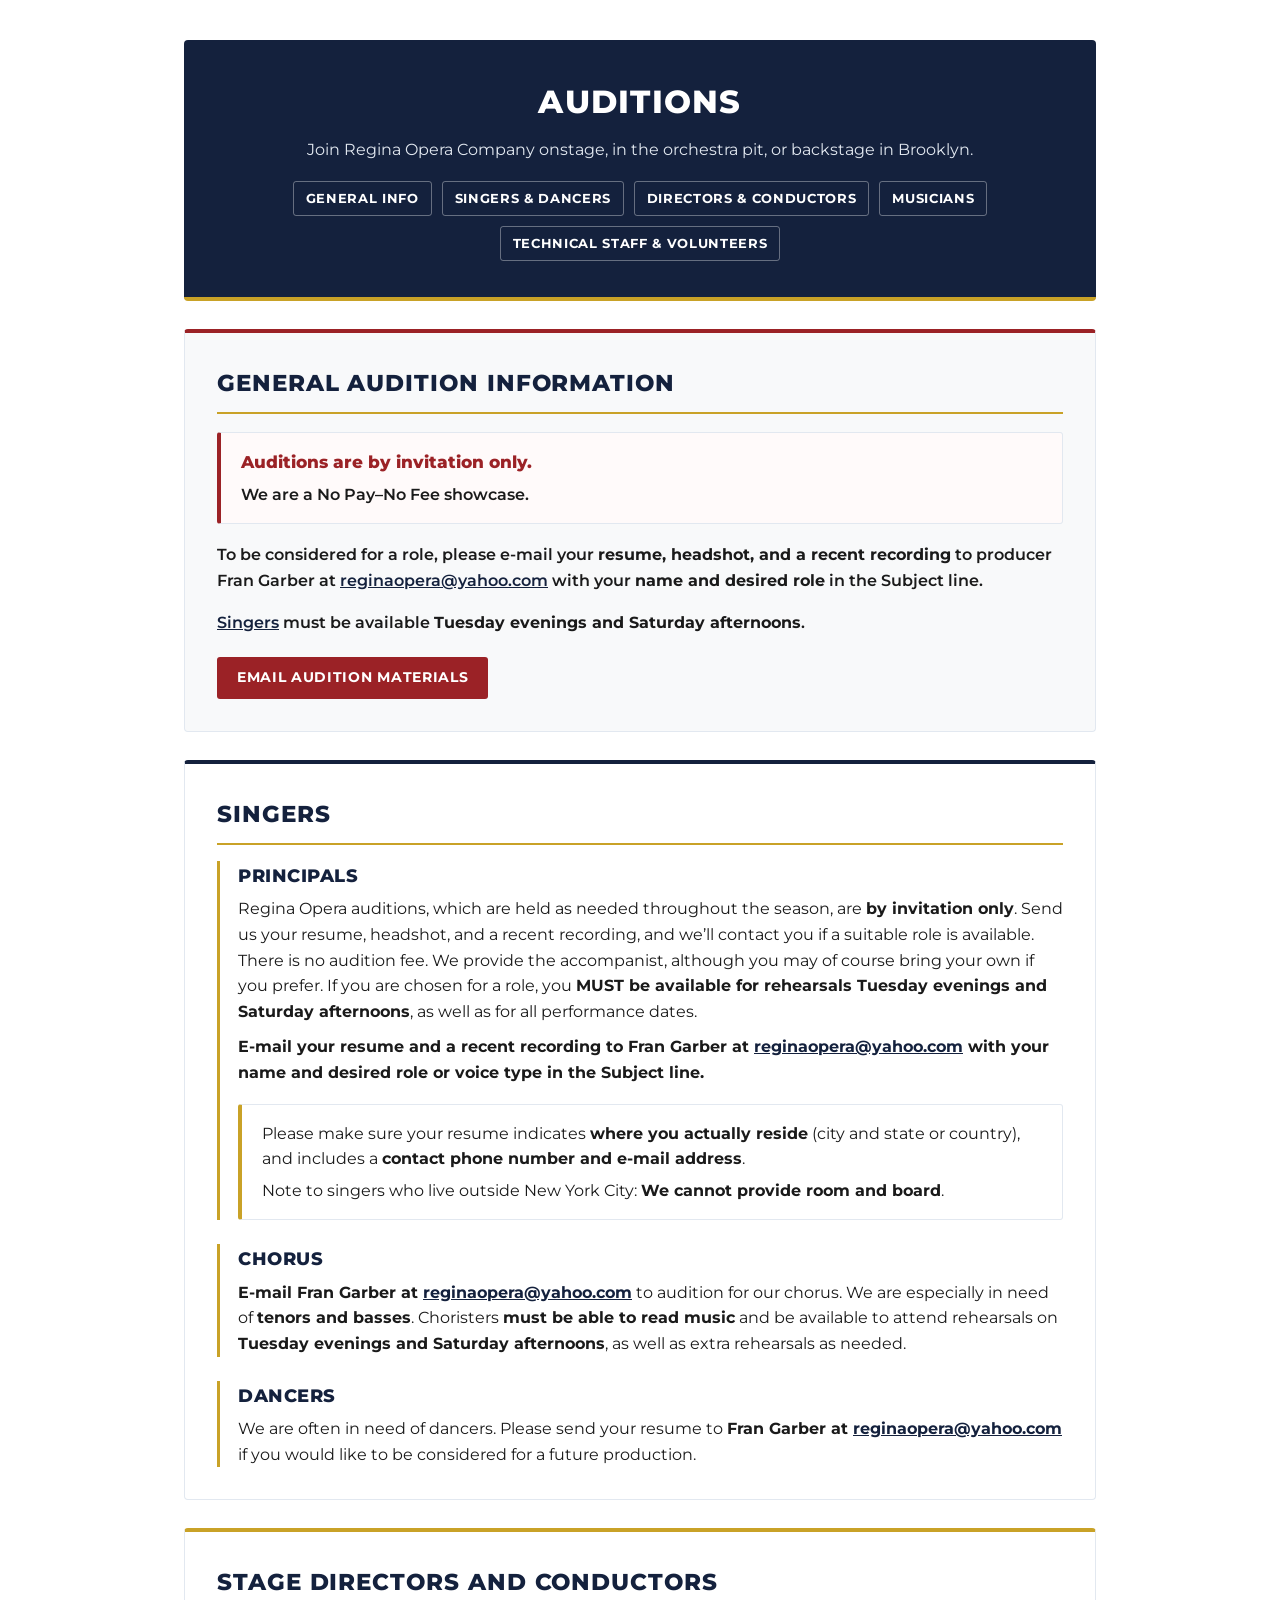
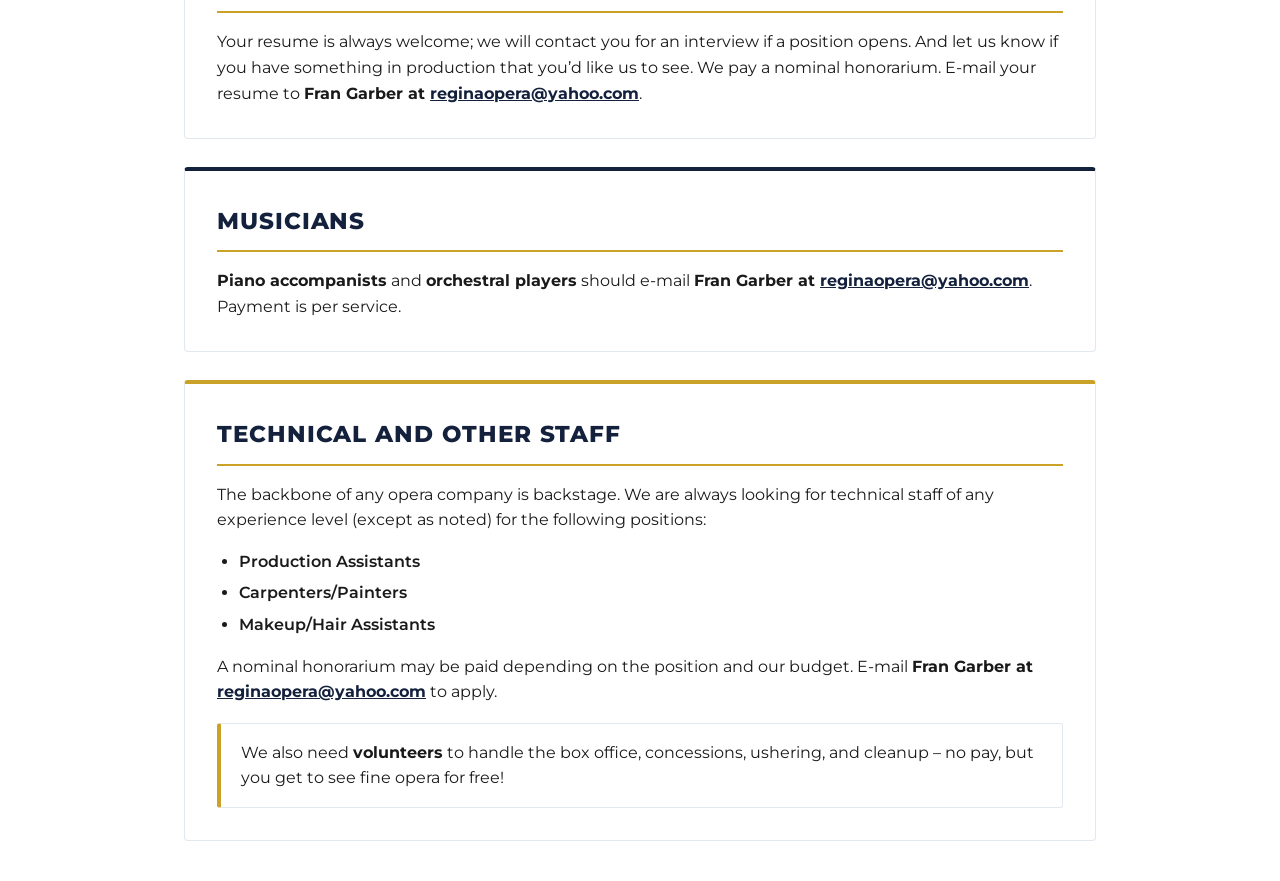
<file: pages/auditions.htm>
<!DOCTYPE html>
<html lang="en">
<head>
  <meta charset="UTF-8">
  <meta name="viewport" content="width=device-width, initial-scale=1.0">
  <title>Auditions &amp; Opportunities | Regina Opera Company</title>

  <!-- Montserrat Font (Google Fonts) -->
  <link rel="preconnect" href="https://fonts.googleapis.com">
  <link rel="preconnect" href="https://fonts.gstatic.com" crossorigin>
  <link href="https://fonts.googleapis.com/css2?family=Montserrat:ital,wght@0,400;0,600;0,700;0,800;1,400&display=swap" rel="stylesheet">

  <style>
    :root {
      --regina-navy: #14213d;
      --regina-red: #9b2226;
      --regina-gold: #c9a227;
      --regina-light: #f8f9fa;
      --regina-border: #e2e8f0;
      --text-dark: #1a1a1a;
    }

    * {
      box-sizing: border-box;
    }

    html {
      scroll-behavior: smooth;
    }

    body {
      font-family: 'Montserrat', sans-serif;
      color: var(--text-dark);
      margin: 0;
      line-height: 1.6;
      background-color: #ffffff;
    }

    a {
      color: var(--regina-navy);
    }

    a:hover {
      color: var(--regina-red);
    }

    /* --- CONTAINER STACK --- */
    .regina-container {
      max-width: 960px;
      margin: 40px auto;
      padding: 0 24px;
      display: flex;
      flex-direction: column;
      gap: 28px;
    }

    .page-banner {
      background: var(--regina-navy);
      color: #ffffff;
      padding: 36px 28px;
      border-radius: 4px;
      border-bottom: 4px solid var(--regina-gold);
      text-align: center;
    }

    .page-banner h1 {
      font-size: 2rem;
      font-weight: 800;
      margin: 0 0 10px;
      letter-spacing: 0.04em;
      text-transform: uppercase;
    }

    .page-banner p {
      font-size: 1rem;
      color: #e2e8f0;
      margin: 0 0 18px;
    }

    .banner-jump-links {
      display: flex;
      justify-content: center;
      flex-wrap: wrap;
      gap: 10px;
      font-size: 0.82rem;
      font-weight: 700;
      text-transform: uppercase;
      letter-spacing: 0.05em;
    }

    .banner-jump-links a {
      color: #ffffff;
      text-decoration: none;
      padding: 6px 12px;
      border: 1px solid rgba(255, 255, 255, 0.35);
      border-radius: 3px;
      transition: all 0.2s ease;
    }

    .banner-jump-links a:hover {
      background: var(--regina-gold);
      border-color: var(--regina-gold);
      color: var(--regina-navy);
    }

    .regina-card {
      background: #ffffff;
      border: 1px solid var(--regina-border);
      padding: 32px;
      border-radius: 4px;
    }

    .regina-card.featured-red {
      border-top: 4px solid var(--regina-red);
      background: var(--regina-light);
    }

    .regina-card.navy-top {
      border-top: 4px solid var(--regina-navy);
    }

    .regina-card.gold-top {
      border-top: 4px solid var(--regina-gold);
    }

    .section-title {
      font-size: 1.45rem;
      font-weight: 800;
      text-transform: uppercase;
      letter-spacing: 0.04em;
      color: var(--regina-navy);
      margin: 0 0 16px;
      padding-bottom: 10px;
      border-bottom: 2px solid var(--regina-gold);
    }

    .callout-box {
      background: #ffffff;
      border: 1px solid var(--regina-border);
      border-left: 4px solid var(--regina-gold);
      padding: 16px 20px;
      margin: 18px 0;
      border-radius: 3px;
    }

    .callout-box.alert {
      border-left-color: var(--regina-red);
      background: #fffafa;
    }

    .role-block {
      border-left: 3px solid var(--regina-gold);
      padding-left: 18px;
      margin-bottom: 24px;
    }

    .role-block:last-child {
      margin-bottom: 0;
    }

    .role-block h3 {
      margin: 0 0 6px;
      font-size: 1.15rem;
      font-weight: 800;
      color: var(--regina-navy);
      text-transform: uppercase;
      letter-spacing: 0.03em;
    }

    .role-block p {
      margin: 0 0 10px;
    }

    .role-block p:last-child {
      margin-bottom: 0;
    }

    .staff-list {
      margin: 12px 0 16px;
      padding-left: 22px;
      font-weight: 600;
    }

    .staff-list li {
      margin-bottom: 6px;
    }

    .btn-solid-red {
      display: inline-block;
      margin-top: 8px;
      padding: 10px 20px;
      background: var(--regina-red);
      color: #ffffff;
      font-weight: 700;
      font-size: 0.85rem;
      text-transform: uppercase;
      letter-spacing: 0.05em;
      text-decoration: none;
      border-radius: 3px;
      transition: background 0.2s ease;
    }

    .btn-solid-red:hover {
      background: #7d1b1e;
      color: #ffffff;
    }

    @media (max-width: 650px) {
      .page-banner h1 {
        font-size: 1.55rem;
      }
      .regina-card {
        padding: 22px;
      }
    }
  </style>
</head>
<body>

  <main class="regina-container">

    <!-- PAGE BANNER & JUMP LINKS -->
    <div class="page-banner">
      <h1>AUDITIONS</h1>
      <p>Join Regina Opera Company onstage, in the orchestra pit, or backstage in Brooklyn.</p>
      <nav class="banner-jump-links" aria-label="Audition Categories">
        <a href="#general">General Info</a>
        <a href="#Singers">Singers &amp; Dancers</a>
        <a href="#directors">Directors &amp; Conductors</a>
        <a href="#musicians">Musicians</a>
        <a href="#staff">Technical Staff &amp; Volunteers</a>
      </nav>
    </div>

    <!-- 1. GENERAL AUDITION INFORMATION -->
    <section id="general" class="regina-card featured-red">
      <h2 class="section-title">GENERAL AUDITION INFORMATION</h2>

      <div class="callout-box alert">
        <p style="margin: 0 0 6px; font-weight: 800; color: var(--regina-red); font-size: 1.05rem;">
          Auditions are by invitation only.
        </p>
        <p style="margin: 0; font-weight: 600;">
          We are a No Pay–No Fee showcase.
        </p>
      </div>

      <p style="font-weight: 600;">
        To be considered for a role, please e-mail your <b>resume, headshot, and a recent recording</b> to producer Fran Garber at <a href="mailto:reginaopera@yahoo.com">reginaopera@yahoo.com</a> with your <b>name and desired role</b> in the Subject line.
      </p>

      <p style="margin-bottom: 0; font-weight: 600;">
        <a href="#Singers">Singers</a> must be available <b>Tuesday evenings and Saturday afternoons</b>.
      </p>

      <div style="margin-top: 14px;">
        <a class="btn-solid-red" href="mailto:reginaopera@yahoo.com?subject=Audition%20Submission%20-%20%5BYour%20Name%20%2F%20Role%5D">Email Audition Materials</a>
      </div>
    </section>

    <!-- 2. SINGERS (PRINCIPALS, CHORUS, DANCERS) -->
    <section id="Singers" class="regina-card navy-top">
      <h2 class="section-title">SINGERS</h2>

      <div class="role-block">
        <h3>Principals</h3>
        <p>
          Regina Opera auditions, which are held as needed throughout the season, are <b>by invitation only</b>. Send us your resume, headshot, and a recent recording, and we’ll contact you if a suitable role is available. There is no audition fee. We provide the accompanist, although you may of course bring your own if you prefer. If you are chosen for a role, you <b>MUST be available for rehearsals Tuesday evenings and Saturday afternoons</b>, as well as for all performance dates.
        </p>
        <p>
          <b>E-mail your resume and a recent recording to Fran Garber at <a href="mailto:reginaopera@yahoo.com">reginaopera@yahoo.com</a> with your name and desired role or voice type in the Subject line.</b>
        </p>
        <div class="callout-box" style="margin-bottom: 0;">
          <p style="margin: 0 0 6px;">
            Please make sure your resume indicates <b>where you actually reside</b> (city and state or country), and includes a <b>contact phone number and e-mail address</b>.
          </p>
          <p style="margin: 0;">
            Note to singers who live outside New York City: <b>We cannot provide room and board</b>.
          </p>
        </div>
      </div>

      <div class="role-block">
        <h3>Chorus</h3>
        <p>
          <b>E-mail Fran Garber at <a href="mailto:reginaopera@yahoo.com">reginaopera@yahoo.com</a></b> to audition for our chorus. We are especially in need of <b>tenors and basses</b>. Choristers <b>must be able to read music</b> and be available to attend rehearsals on <b>Tuesday evenings and Saturday afternoons</b>, as well as extra rehearsals as needed.
        </p>
      </div>

      <div class="role-block">
        <h3>Dancers</h3>
        <p>
          We are often in need of dancers. Please send your resume to <b>Fran Garber at <a href="mailto:reginaopera@yahoo.com">reginaopera@yahoo.com</a></b> if you would like to be considered for a future production.
        </p>
      </div>
    </section>

    <!-- 3. STAGE DIRECTORS AND CONDUCTORS -->
    <section id="directors" class="regina-card gold-top">
      <h2 class="section-title">STAGE DIRECTORS AND CONDUCTORS</h2>
      <p style="margin: 0;">
        Your resume is always welcome; we will contact you for an interview if a position opens. And let us know if you have something in production that you’d like us to see. We pay a nominal honorarium. E-mail your resume to <b>Fran Garber at <a href="mailto:reginaopera@yahoo.com">reginaopera@yahoo.com</a></b>.
      </p>
    </section>

    <!-- 4. MUSICIANS -->
    <section id="musicians" class="regina-card navy-top">
      <h2 class="section-title">MUSICIANS</h2>
      <p style="margin: 0;">
        <b>Piano accompanists</b> and <b>orchestral players</b> should e-mail <b>Fran Garber at <a href="mailto:reginaopera@yahoo.com">reginaopera@yahoo.com</a></b>. Payment is per service.
      </p>
    </section>

    <!-- 5. TECHNICAL AND OTHER STAFF -->
    <section id="staff" class="regina-card gold-top">
      <h2 class="section-title">TECHNICAL AND OTHER STAFF</h2>
      <p style="margin-top: 0;">
        The backbone of any opera company is backstage. We are always looking for technical staff of any experience level (except as noted) for the following positions:
      </p>

      <ul class="staff-list">
        <li>Production Assistants</li>
        <li>Carpenters/Painters</li>
        <li>Makeup/Hair Assistants</li>
      </ul>

      <p>
        A nominal honorarium may be paid depending on the position and our budget. E-mail <b>Fran Garber at <a href="mailto:reginaopera@yahoo.com">reginaopera@yahoo.com</a></b> to apply.
      </p>

      <div class="callout-box" style="margin-bottom: 0;">
        <p style="margin: 0;">
          We also need <b>volunteers</b> to handle the box office, concessions, ushering, and cleanup – no pay, but you get to see fine opera for free!
        </p>
      </div>
    </section>

  </main>

</body>
</html>
</file>
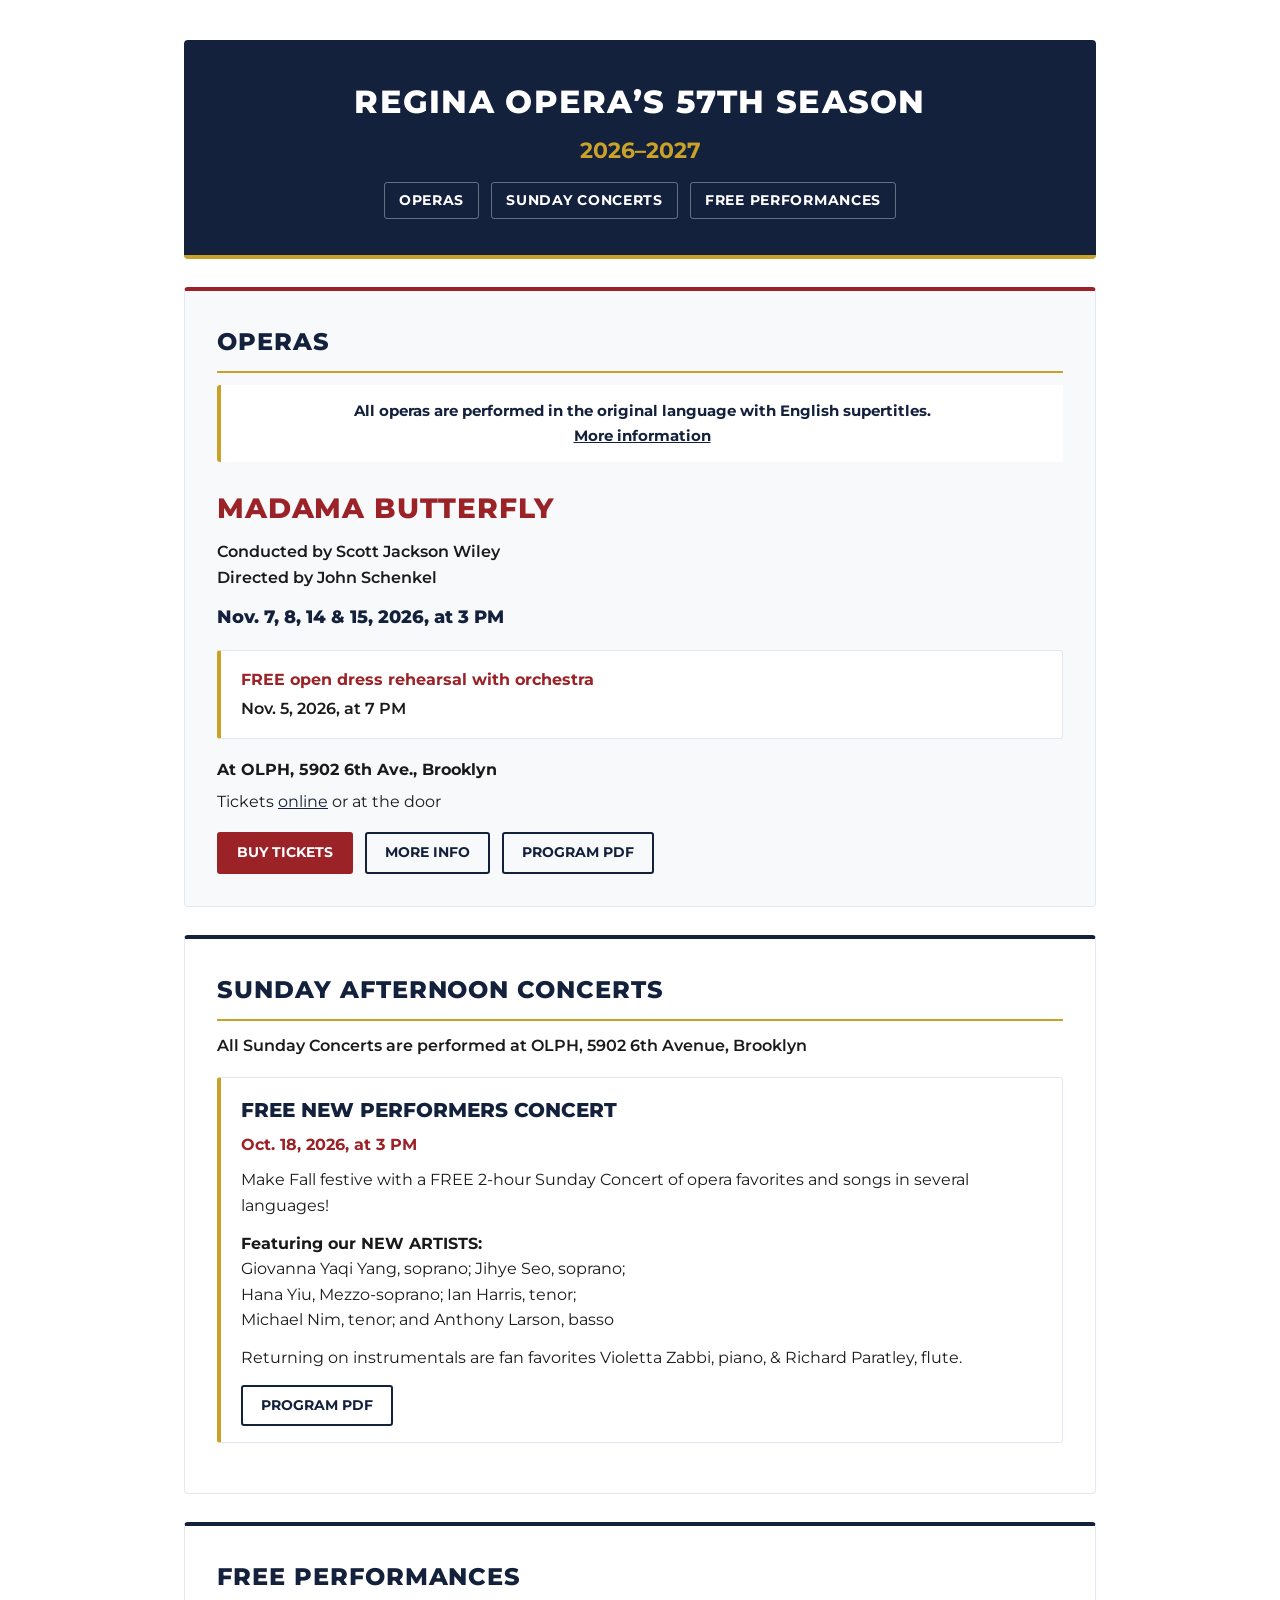
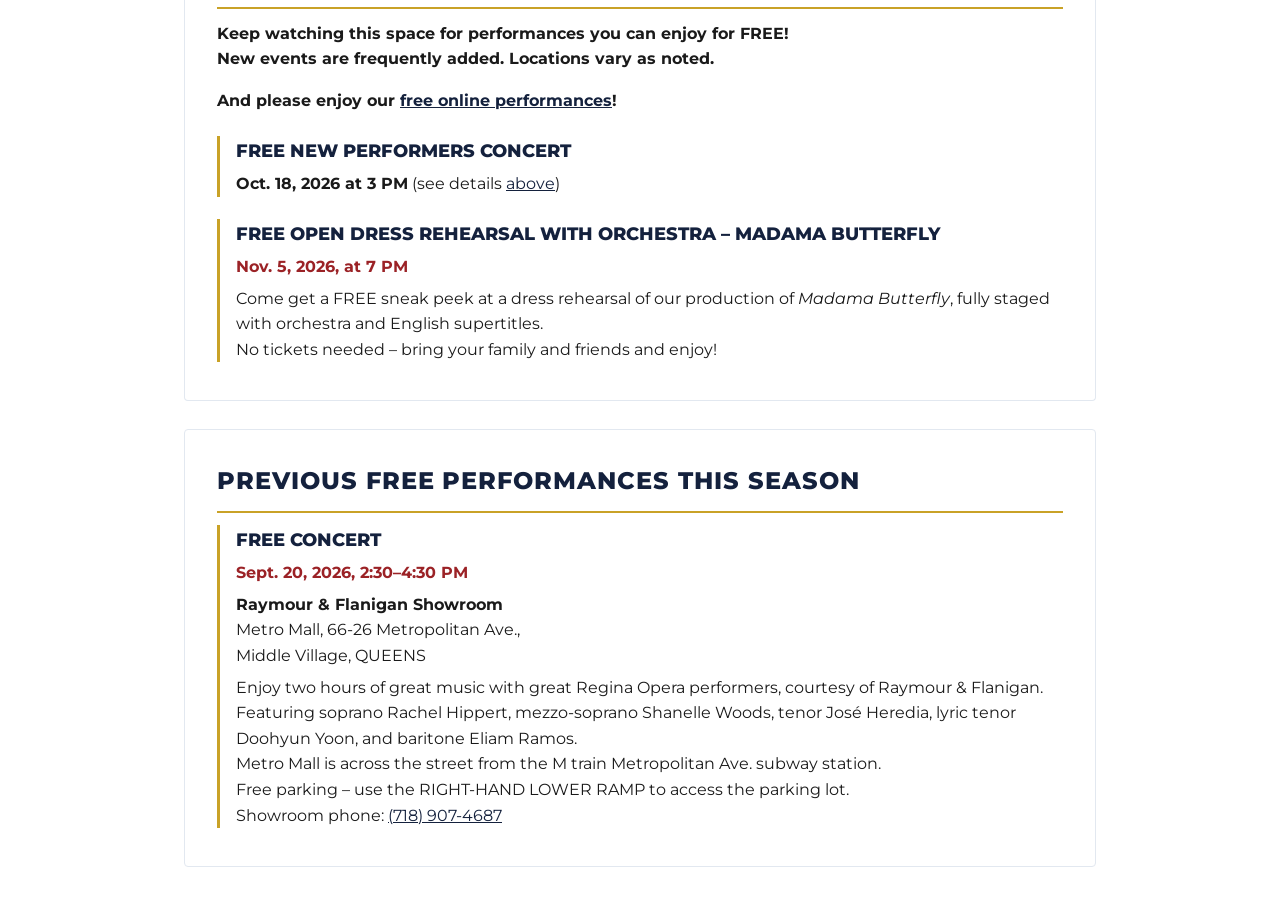
<file: pages/season.htm>
<!DOCTYPE html>
<html lang="en">
<head>
  <meta charset="UTF-8">
  <meta name="viewport" content="width=device-width, initial-scale=1.0">
  <title>Regina Opera’s 57th Season (2026–2027) | Regina Opera Company</title>

  <!-- Montserrat Font (Google Fonts) -->
  <link rel="preconnect" href="https://fonts.googleapis.com">
  <link rel="preconnect" href="https://fonts.gstatic.com" crossorigin>
  <link href="https://fonts.googleapis.com/css2?family=Montserrat:ital,wght@0,400;0,600;0,700;0,800;1,400&display=swap" rel="stylesheet">

  <style>
    :root {
      --regina-navy: #14213d;
      --regina-red: #9b2226;
      --regina-gold: #c9a227;
      --regina-light: #f8f9fa;
      --regina-border: #e2e8f0;
      --text-dark: #1a1a1a;
    }

    * {
      box-sizing: border-box;
    }

    html {
      scroll-behavior: smooth;
    }

    body {
      font-family: 'Montserrat', sans-serif;
      color: var(--text-dark);
      margin: 0;
      line-height: 1.6;
      background-color: #ffffff;
    }

    a {
      color: var(--regina-navy);
    }

    a:hover {
      color: var(--regina-red);
    }

    /* --- CONTAINER STACK --- */
    .regina-container {
      max-width: 960px;
      margin: 40px auto;
      padding: 0 24px;
      display: flex;
      flex-direction: column;
      gap: 28px;
    }

    .season-page-banner {
      background: var(--regina-navy);
      color: #ffffff;
      padding: 36px 28px;
      border-radius: 4px;
      border-bottom: 4px solid var(--regina-gold);
      text-align: center;
    }

    .season-page-banner h1 {
      font-size: 2rem;
      font-weight: 800;
      margin: 0 0 6px;
      letter-spacing: 0.04em;
      text-transform: uppercase;
    }

    .season-page-banner .season-years {
      font-size: 1.35rem;
      font-weight: 700;
      color: var(--regina-gold);
      margin: 0 0 14px;
    }

    .season-jump-links {
      display: flex;
      justify-content: center;
      flex-wrap: wrap;
      gap: 12px;
      font-size: 0.9rem;
      font-weight: 700;
      text-transform: uppercase;
      letter-spacing: 0.05em;
    }

    .season-jump-links a {
      color: #ffffff;
      text-decoration: none;
      padding: 6px 14px;
      border: 1px solid rgba(255, 255, 255, 0.35);
      border-radius: 3px;
      transition: all 0.2s ease;
    }

    .season-jump-links a:hover {
      background: var(--regina-gold);
      border-color: var(--regina-gold);
      color: var(--regina-navy);
    }

    .regina-card {
      background: #ffffff;
      border: 1px solid var(--regina-border);
      padding: 32px;
      border-radius: 4px;
    }

    .regina-card.featured-show {
      border-top: 4px solid var(--regina-red);
      background: var(--regina-light);
    }

    .regina-card.navy-accent {
      border-top: 4px solid var(--regina-navy);
    }

    .regina-card.funding-box {
      background: var(--regina-light);
      border: 2px solid var(--regina-navy);
      font-size: 0.92rem;
    }

    .section-title {
      font-size: 1.5rem;
      font-weight: 800;
      text-transform: uppercase;
      letter-spacing: 0.04em;
      color: var(--regina-navy);
      margin: 0 0 12px;
      padding-bottom: 10px;
      border-bottom: 2px solid var(--regina-gold);
    }

    .tagline-banner {
      font-weight: 700;
      font-size: 0.96rem;
      text-align: center;
      color: var(--regina-navy);
      background: #ffffff;
      padding: 14px 18px;
      border-left: 4px solid var(--regina-gold);
      margin-bottom: 24px;
      border-radius: 3px;
    }

    .show-title {
      font-size: 1.75rem;
      font-weight: 800;
      margin: 0 0 8px;
      letter-spacing: 0.03em;
    }

    .show-title a {
      color: var(--regina-red);
      text-decoration: none;
    }

    .show-title a:hover {
      text-decoration: underline;
    }

    .sub-event-box {
      background: #ffffff;
      border: 1px solid var(--regina-border);
      border-left: 4px solid var(--regina-gold);
      padding: 16px 20px;
      margin: 18px 0;
      border-radius: 3px;
    }

    .review-item {
      border-left: 3px solid var(--regina-gold);
      padding-left: 16px;
      margin-bottom: 22px;
    }

    .review-item:last-child {
      margin-bottom: 0;
    }

    .review-item h3 {
      margin: 0 0 6px;
      font-size: 1.15rem;
      font-weight: 800;
      color: var(--regina-navy);
    }

    .review-item p {
      margin: 0 0 6px;
    }

    .btn-group {
      display: flex;
      flex-wrap: wrap;
      gap: 12px;
      margin-top: 18px;
    }

    .btn-outline {
      display: inline-block;
      padding: 8px 18px;
      border: 2px solid var(--regina-navy);
      color: var(--regina-navy);
      font-weight: 700;
      font-size: 0.85rem;
      text-transform: uppercase;
      text-decoration: none;
      border-radius: 3px;
      transition: all 0.2s ease;
    }

    .btn-outline:hover {
      background: var(--regina-navy);
      color: #ffffff;
    }

    .btn-solid-red {
      display: inline-block;
      padding: 8px 18px;
      border: 2px solid var(--regina-red);
      background: var(--regina-red);
      color: #ffffff;
      font-weight: 700;
      font-size: 0.85rem;
      text-transform: uppercase;
      text-decoration: none;
      border-radius: 3px;
      transition: all 0.2s ease;
    }

    .btn-solid-red:hover {
      background: #7d1b1e;
      border-color: #7d1b1e;
      color: #ffffff;
    }

    .center {
      text-align: center;
    }

    @media (max-width: 650px) {
      .season-page-banner h1 {
        font-size: 1.5rem;
      }
      .regina-card {
        padding: 22px;
      }
    }
  </style>
</head>
<body>

  <main class="regina-container">

    <!-- PAGE TITLE & JUMP LINKS -->
    <div class="season-page-banner">
      <h1>REGINA OPERA’S 57th SEASON</h1>
      <p class="season-years">2026–2027</p>
      <nav class="season-jump-links" aria-label="Season Sections">
        <a href="#Operas">Operas</a>
        <a href="#Sunday">Sunday Concerts</a>
        <a href="#Outreach">Free Performances</a>
      </nav>
    </div>

    <!-- 1. OPERAS -->
    <section id="Operas" class="regina-card featured-show">
      <h2 class="section-title">OPERAS</h2>

      <div class="tagline-banner">
        All operas are performed in the original language with English supertitles.<br>
        <a href="../info.htm">More information</a>
      </div>

      <h3 class="show-title"><a href="../butterfly.htm">MADAMA BUTTERFLY</a></h3>
      <p style="margin: 0 0 12px; font-weight: 600;">
        Conducted by Scott Jackson Wiley<br>
        Directed by John Schenkel
      </p>

      <p style="font-size: 1.15rem; font-weight: 800; color: var(--regina-navy); margin: 0 0 12px;">
        Nov. 7, 8, 14 &amp; 15, 2026, at 3 PM
      </p>

      <div class="sub-event-box">
        <p style="margin: 0; font-weight: 700; color: var(--regina-red);">FREE open dress rehearsal with orchestra</p>
        <p style="margin: 4px 0 0; font-weight: 600;">Nov. 5, 2026, at 7 PM</p>
      </div>

      <p style="margin: 0 0 6px;"><b>At OLPH, 5902 6th Ave., Brooklyn</b></p>
      <p style="margin: 0 0 16px;">Tickets <a href="../tickets.htm">online</a> or at the door</p>

      <div class="btn-group">
        <a class="btn-solid-red" href="../tickets.htm">Buy Tickets</a>
        <a class="btn-outline" href="../butterfly.htm">More Info</a>
        <a class="btn-outline" href="../Butterfly%202026%20Program%20FINAL.pdf">Program PDF</a>
      </div>
    </section>

    <!-- 2. SUNDAY AFTERNOON CONCERTS -->
    <section id="Sunday" class="regina-card navy-accent">
      <h2 class="section-title">SUNDAY AFTERNOON CONCERTS</h2>

      <p style="font-weight: 600; margin-top: 0;">
        All Sunday Concerts are performed at OLPH, 5902 6th Avenue, Brooklyn
      </p>

      <div id="FREE_NEW_PERFORMERS_CONCERT_" class="sub-event-box">
        <h3 style="margin: 0 0 6px; font-size: 1.25rem; font-weight: 800; color: var(--regina-navy);">
          FREE NEW PERFORMERS CONCERT
        </h3>
        <p style="margin: 0 0 10px; font-weight: 700; color: var(--regina-red);">
          Oct. 18, 2026, at 3 PM
        </p>
        <p style="margin: 0 0 12px;">
          Make Fall festive with a FREE 2-hour Sunday Concert of opera favorites and songs in several languages!
        </p>
        <p style="margin: 0 0 12px;">
          <b>Featuring our NEW ARTISTS:</b><br>
          Giovanna Yaqi Yang, soprano; Jihye Seo, soprano;<br>
          Hana Yiu, Mezzo-soprano; Ian Harris, tenor;<br>
          Michael Nim, tenor; and Anthony Larson, basso
        </p>
        <p style="margin: 0 0 14px;">
          Returning on instrumentals are fan favorites Violetta Zabbi, piano, &amp; Richard Paratley, flute.
        </p>
        <a class="btn-outline" href="../OCTOBER%2018%202026%20program%20-%203%20pages.pdf">Program PDF</a>
      </div>
    </section>

    <!-- 3. FREE PERFORMANCES -->
    <section id="Outreach" class="regina-card navy-accent">
      <h2 class="section-title">FREE PERFORMANCES</h2>

      <p style="margin-top: 0;">
        <b>Keep watching this space for performances you can enjoy for FREE!<br>
        New events are frequently added. Locations vary as noted.</b>
      </p>
      <p style="margin-bottom: 22px;">
        <b>And please enjoy our <a href="../onlineperformances.htm">free online performances</a>!</b>
      </p>

      <div class="review-item">
        <h3>FREE NEW PERFORMERS CONCERT</h3>
        <p><b>Oct. 18, 2026 at 3 PM</b> (see details <a href="#FREE_NEW_PERFORMERS_CONCERT_">above</a>)</p>
      </div>

      <div class="review-item">
        <h3>FREE OPEN DRESS REHEARSAL WITH ORCHESTRA &ndash; MADAMA BUTTERFLY</h3>
        <p style="color: var(--regina-red); font-weight: 700;">Nov. 5, 2026, at 7 PM</p>
        <p>
          Come get a FREE sneak peek at a dress rehearsal of our production of <i>Madama Butterfly</i>, fully staged with orchestra and English supertitles.<br>
          No tickets needed &ndash; bring your family and friends and enjoy!
        </p>
      </div>
    </section>

    <!-- 4. PREVIOUS FREE PERFORMANCES THIS SEASON -->
    <section class="regina-card">
      <h2 class="section-title">PREVIOUS FREE PERFORMANCES THIS SEASON</h2>

      <div id="raymour26" class="review-item">
        <h3>FREE CONCERT</h3>
        <p style="color: var(--regina-red); font-weight: 700;">Sept. 20, 2026, 2:30–4:30 PM</p>
        <p>
          <b>Raymour &amp; Flanigan Showroom</b><br>
          Metro Mall, 66-26 Metropolitan Ave.,<br>
          Middle Village, QUEENS
        </p>
        <p>
          Enjoy two hours of great music with great Regina Opera performers, courtesy of Raymour &amp; Flanigan.<br>
          Featuring soprano Rachel Hippert, mezzo-soprano Shanelle Woods, tenor José Heredia, lyric tenor Doohyun Yoon, and baritone Eliam Ramos.<br>
          Metro Mall is across the street from the M train Metropolitan Ave. subway station.<br>
          Free parking &ndash; use the RIGHT-HAND LOWER RAMP to access the parking lot.<br>
          Showroom phone: <a href="tel:718-907-4687">(718) 907-4687</a>
        </p>
      </div>
    </section>


    </section>

  </main>

</body>
</html>
</file>
